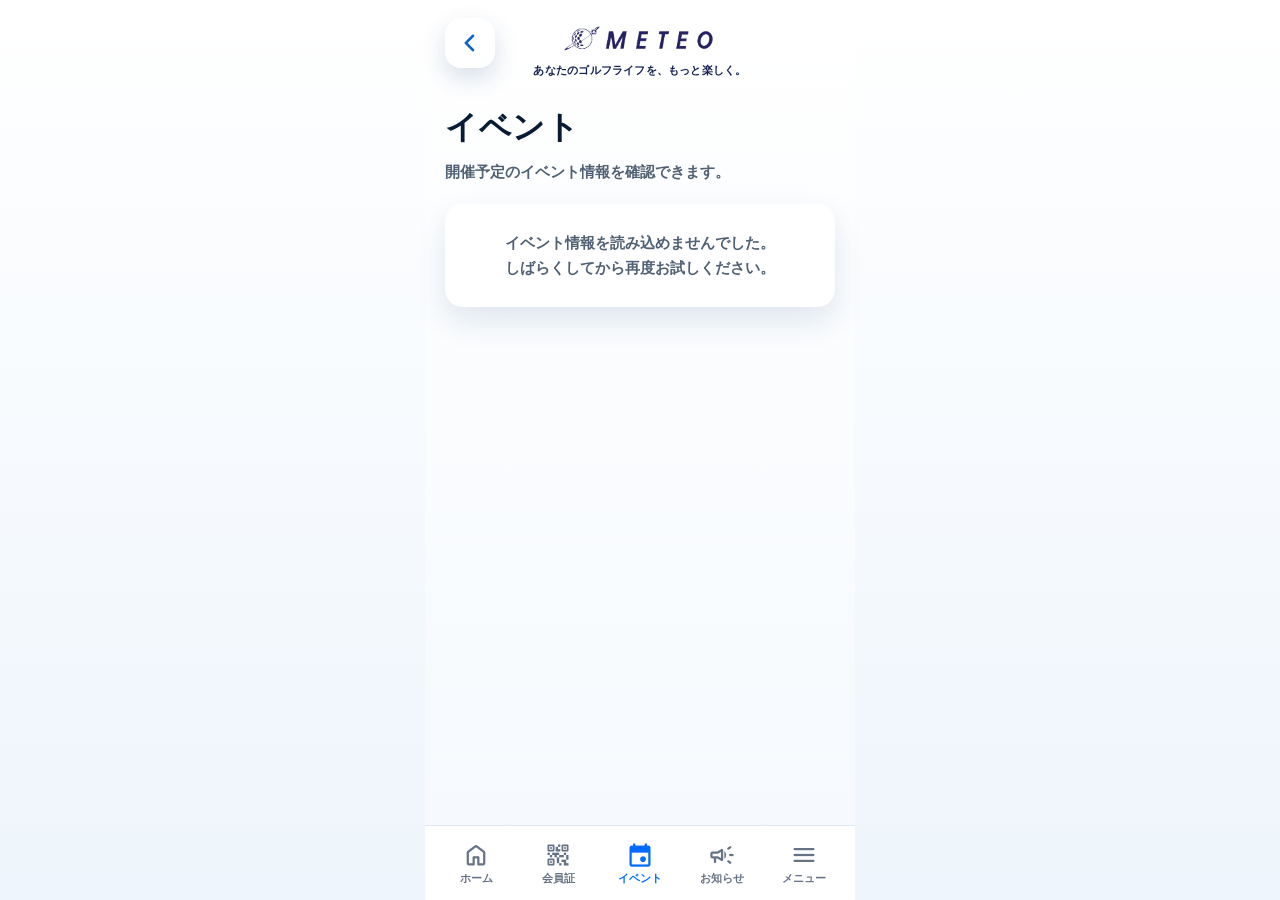
<file: event.html>
<!DOCTYPE html>
<html lang="ja">
<head>
  <meta charset="UTF-8">
  <meta name="viewport" content="width=device-width, initial-scale=1.0, viewport-fit=cover">
  <title>イベント | METEO</title>

  <link rel="manifest" href="manifest.json">
  <meta name="theme-color" content="#0b63ce">
  <meta name="apple-mobile-web-app-capable" content="yes">
  <meta name="apple-mobile-web-app-status-bar-style" content="default">
  <meta name="apple-mobile-web-app-title" content="METEO">
  <link rel="apple-touch-icon" href="images/icon-192.png">

  <link rel="stylesheet" href="css/event.css">
  <link href="https://fonts.googleapis.com/css2?family=Material+Symbols+Rounded" rel="stylesheet">
</head>

<body>
<main class="app">

  <header class="page-header">
    <button class="back-btn" onclick="goHome()" aria-label="戻る">
      <span class="material-symbols-rounded">chevron_left</span>
    </button>

    <img src="images/logo-horizontal.png" alt="METEO" class="logo">
    <p class="copy">あなたのゴルフライフを、もっと楽しく。</p>
  </header>

  <section class="page-title">
    <h1>イベント</h1>
    <p>開催予定のイベント情報を確認できます。</p>
  </section>

  <section id="eventArea" class="event-area">
    <div class="loading-card">イベント情報を読み込み中...</div>
  </section>

  <div class="bottom-space"></div>

  <nav class="bottom-nav">
    <button onclick="goHome()">
      <span class="material-symbols-rounded">home</span>
      <small>ホーム</small>
    </button>

    <button onclick="goQR()">
      <span class="material-symbols-rounded">qr_code_2</span>
      <small>会員証</small>
    </button>

    <button class="active" onclick="goEvent()">
      <span class="material-symbols-rounded">event</span>
      <small>イベント</small>
    </button>

    <button onclick="goNews()">
      <span class="material-symbols-rounded">campaign</span>
      <small>お知らせ</small>
    </button>

    <button onclick="goMore()">
      <span class="material-symbols-rounded">menu</span>
      <small>メニュー</small>
    </button>
  </nav>

</main>

<script src="js/event.js?v=20260703-1"></script>

<script>
if ("serviceWorker" in navigator) {
  window.addEventListener("load", () => {
    navigator.serviceWorker.register("./sw.js");
  });
}
</script>

</body>
</html>
</file>
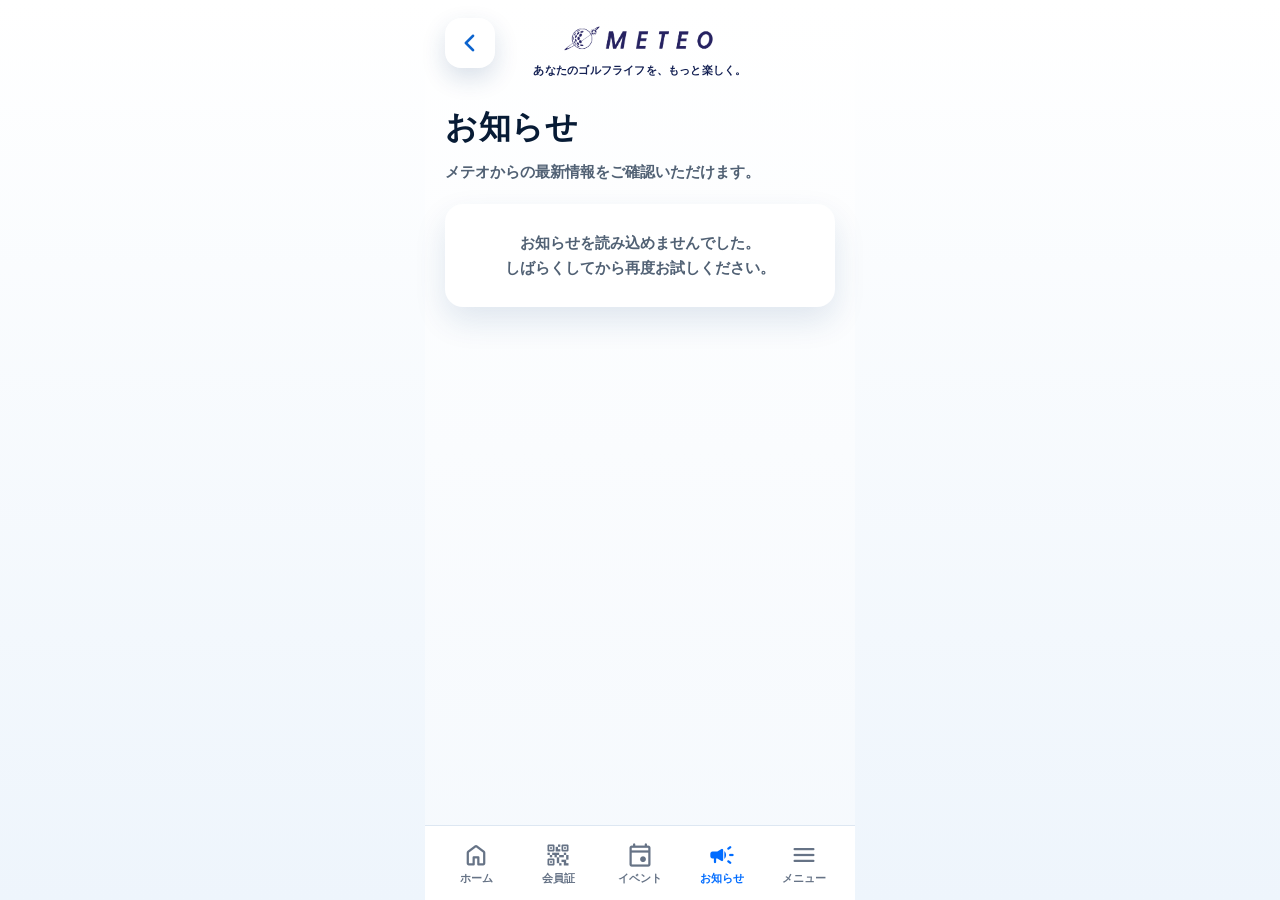
<file: news.html>
<!DOCTYPE html>
<html lang="ja">
<head>
  <meta charset="UTF-8">
  <meta name="viewport" content="width=device-width, initial-scale=1.0, viewport-fit=cover">
  <title>お知らせ | METEO</title>

  <link rel="manifest" href="manifest.json">
  <meta name="theme-color" content="#0b63ce">
  <meta name="apple-mobile-web-app-capable" content="yes">
  <meta name="apple-mobile-web-app-status-bar-style" content="default">
  <meta name="apple-mobile-web-app-title" content="METEO">
  <link rel="apple-touch-icon" href="images/icon-192.png">

  <link rel="stylesheet" href="css/news.css">
  <link href="https://fonts.googleapis.com/css2?family=Material+Symbols+Rounded" rel="stylesheet">
</head>

<body>
<main class="app">

  <header class="page-header">
    <button class="back-btn" onclick="goHome()" aria-label="戻る">
      <span class="material-symbols-rounded">chevron_left</span>
    </button>

    <img src="images/logo-horizontal.png" alt="METEO" class="logo">
    <p class="copy">あなたのゴルフライフを、もっと楽しく。</p>
  </header>

  <section class="page-title">
    <h1>お知らせ</h1>
    <p>メテオからの最新情報をご確認いただけます。</p>
  </section>

  <section id="newsArea" class="news-area">
    <div class="loading-card">お知らせを読み込み中...</div>
  </section>

  <div class="bottom-space"></div>

  <nav class="bottom-nav">
    <button onclick="goHome()">
      <span class="material-symbols-rounded">home</span>
      <small>ホーム</small>
    </button>

    <button onclick="goQR()">
      <span class="material-symbols-rounded">qr_code_2</span>
      <small>会員証</small>
    </button>

    <button onclick="goEvent()">
      <span class="material-symbols-rounded">event</span>
      <small>イベント</small>
    </button>

    <button class="active" onclick="goNews()">
      <span class="material-symbols-rounded">campaign</span>
      <small>お知らせ</small>
    </button>

    <button onclick="goSettings()">
      <span class="material-symbols-rounded">menu</span>
      <small>メニュー</small>
    </button>
  </nav>

</main>

<script src="js/news.js"></script>

<script>
if ("serviceWorker" in navigator) {
  window.addEventListener("load", () => {
    navigator.serviceWorker.register("./sw.js");
  });
}
</script>

</body>
</html>
</file>
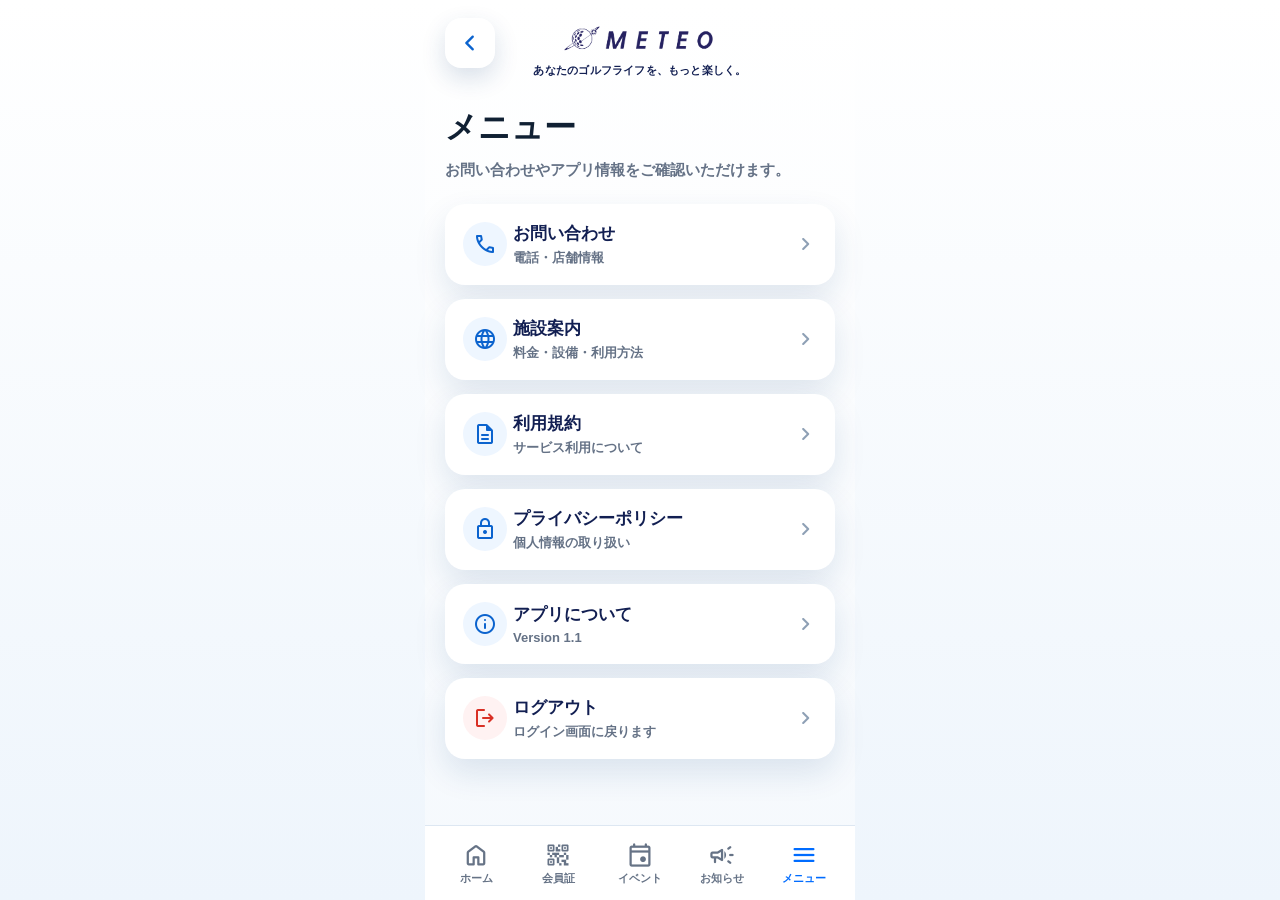
<file: settings.html>
<!DOCTYPE html>
<html lang="ja">
<head>
  <meta charset="UTF-8">
  <meta name="viewport" content="width=device-width, initial-scale=1.0, viewport-fit=cover">
  <title>メニュー | METEO</title>

  <link rel="manifest" href="manifest.json">
  <meta name="theme-color" content="#0b63ce">
  <meta name="apple-mobile-web-app-capable" content="yes">
  <meta name="apple-mobile-web-app-status-bar-style" content="default">
  <meta name="apple-mobile-web-app-title" content="METEO">
  <link rel="apple-touch-icon" href="images/icon-192.png">

  <link rel="stylesheet" href="css/settings.css">
  <link href="https://fonts.googleapis.com/css2?family=Material+Symbols+Rounded" rel="stylesheet">
</head>

<body>
<main class="app">

  <header class="page-header">
    <button class="back-btn" onclick="goHome()" aria-label="戻る">
      <span class="material-symbols-rounded">chevron_left</span>
    </button>

    <img src="images/logo-horizontal.png" alt="METEO" class="logo">
    <p class="copy">あなたのゴルフライフを、もっと楽しく。</p>
  </header>

  <section class="page-title">
    <h1>メニュー</h1>
    <p>お問い合わせやアプリ情報をご確認いただけます。</p>
  </section>

  <section class="menu-list">

    <button class="menu-item" onclick="goContact()">
      <span class="material-symbols-rounded icon">call</span>
      <div>
        <strong>お問い合わせ</strong>
        <small>電話・店舗情報</small>
      </div>
      <span class="material-symbols-rounded arrow">chevron_right</span>
    </button>

    <button class="menu-item" onclick="openWebsite()">
      <span class="material-symbols-rounded icon">language</span>
      <div>
        <strong>施設案内</strong>
        <small>料金・設備・利用方法</small>
      </div>
      <span class="material-symbols-rounded arrow">chevron_right</span>
    </button>

    <button class="menu-item" onclick="goTerms()">
      <span class="material-symbols-rounded icon">description</span>
      <div>
        <strong>利用規約</strong>
        <small>サービス利用について</small>
      </div>
      <span class="material-symbols-rounded arrow">chevron_right</span>
    </button>

    <button class="menu-item" onclick="goPrivacy()">
      <span class="material-symbols-rounded icon">lock</span>
      <div>
        <strong>プライバシーポリシー</strong>
        <small>個人情報の取り扱い</small>
      </div>
      <span class="material-symbols-rounded arrow">chevron_right</span>
    </button>

    <button class="menu-item" onclick="goAbout()">
      <span class="material-symbols-rounded icon">info</span>
      <div>
        <strong>アプリについて</strong>
        <small>Version 1.1</small>
      </div>
      <span class="material-symbols-rounded arrow">chevron_right</span>
    </button>

    <button class="menu-item logout" onclick="logoutConfirm()">
      <span class="material-symbols-rounded icon">logout</span>
      <div>
        <strong>ログアウト</strong>
        <small>ログイン画面に戻ります</small>
      </div>
      <span class="material-symbols-rounded arrow">chevron_right</span>
    </button>

  </section>

  <div class="bottom-space"></div>

  <nav class="bottom-nav">
    <button onclick="goHome()">
      <span class="material-symbols-rounded">home</span>
      <small>ホーム</small>
    </button>

    <button onclick="goQR()">
      <span class="material-symbols-rounded">qr_code_2</span>
      <small>会員証</small>
    </button>

    <button onclick="goEvent()">
      <span class="material-symbols-rounded">event</span>
      <small>イベント</small>
    </button>

    <button onclick="goNews()">
      <span class="material-symbols-rounded">campaign</span>
      <small>お知らせ</small>
    </button>

    <button class="active" onclick="goSettings()">
      <span class="material-symbols-rounded">menu</span>
      <small>メニュー</small>
    </button>
  </nav>

</main>

<script src="js/settings.js"></script>

<script>
if ("serviceWorker" in navigator) {
  window.addEventListener("load", () => {
    navigator.serviceWorker.register("./sw.js");
  });
}
</script>

</body>
</html>
</file>
<file: css/event.css>
:root{
  --blue:#0b63ce;
  --deep:#073f9e;
  --navy:#121f52;
  --orange:#ff6b1a;
  --text:#102033;
  --muted:#657286;
  --shadow:0 14px 32px rgba(16,62,120,.12);
}

*{
  margin:0;
  padding:0;
  box-sizing:border-box;
  -webkit-tap-highlight-color:transparent;
}

body{
  min-height:100vh;
  background:linear-gradient(180deg,#ffffff 0%,#eef5fc 100%);
  color:var(--text);
  font-family:-apple-system,BlinkMacSystemFont,"Yu Gothic","Meiryo",sans-serif;
}

button{
  border:none;
  background:none;
  color:inherit;
  font-family:inherit;
  cursor:pointer;
}

.app{
  width:100%;
  max-width:430px;
  min-height:100vh;
  margin:0 auto;
  padding:18px 20px 0;
  background:linear-gradient(180deg,#ffffff 0%,#f5f9fd 100%);
  position:relative;
}

.page-header{
  position:relative;
  text-align:center;
  margin-bottom:28px;
}

.back-btn{
  position:fixed;
  left:calc(50% - 195px);
  top:18px;
  width:50px;
  height:50px;
  border-radius:16px;
  background:#fff;
  box-shadow:0 10px 24px rgba(16,62,120,.16);
  display:flex;
  align-items:center;
  justify-content:center;
  color:var(--blue);
  z-index:999;
}

.back-btn .material-symbols-rounded{
  font-size:36px;
}

.back-btn:active{
  transform:scale(.96);
}

.logo{
  width:160px;
  max-width:60%;
  display:block;
  margin:0 auto;
}

.copy{
  margin-top:5px;
  color:var(--navy);
  font-size:11px;
  font-weight:700;
  letter-spacing:.02em;
}

.page-title{
  margin-bottom:20px;
}

.page-title h1{
  font-size:32px;
  font-weight:900;
  color:#071b35;
  letter-spacing:.02em;
  margin-bottom:10px;
}

.page-title p{
  font-size:15px;
  font-weight:800;
  line-height:1.6;
  color:#516174;
}

.event-area{
  display:flex;
  flex-direction:column;
  gap:14px;
}

.loading-card,
.empty-card{
  border-radius:18px;
  background:#fff;
  box-shadow:var(--shadow);
  padding:26px 20px;
  text-align:center;
  font-size:15px;
  font-weight:800;
  line-height:1.7;
  color:#516174;
}

.event-card{
  border-radius:20px;
  background:#fff;
  box-shadow:var(--shadow);
  overflow:hidden;
}

.event-image-wrap{
  position:relative;
  width:100%;
  height:150px;
  background:linear-gradient(135deg,#06469f 0%,#0b63ce 52%,#4b97ef 100%);
  overflow:hidden;
}

.event-image{
  width:100%;
  height:100%;
  object-fit:cover;
  display:block;
}

.event-image-placeholder{
  width:100%;
  height:100%;
  display:flex;
  align-items:center;
  justify-content:center;
  color:#fff;
  font-size:28px;
  font-weight:900;
  letter-spacing:.14em;
}

.event-badge{
  position:absolute;
  left:14px;
  top:14px;
  padding:6px 12px;
  border-radius:999px;
  background:rgba(255,255,255,.94);
  color:var(--blue);
  font-size:12px;
  font-weight:900;
  box-shadow:0 6px 16px rgba(0,0,0,.12);
}

.event-body{
  padding:18px;
}

.event-date{
  font-size:14px;
  font-weight:900;
  color:var(--orange);
  margin-bottom:8px;
}

.event-title{
  font-size:22px;
  font-weight:900;
  line-height:1.35;
  color:var(--navy);
  margin-bottom:12px;
}

.event-text{
  font-size:15px;
  font-weight:700;
  line-height:1.75;
  color:#26374b;
  white-space:pre-wrap;
  margin-bottom:16px;
}

.event-meta{
  border-radius:16px;
  background:#f6f9fd;
  overflow:hidden;
  margin-top:14px;
}

.event-meta-row{
  display:grid;
  grid-template-columns:74px 1fr;
  gap:10px;
  padding:13px 14px;
  border-bottom:1px solid #e7eef7;
  font-size:14px;
  line-height:1.45;
}

.event-meta-row:last-child{
  border-bottom:none;
}

.event-meta-row span:first-child{
  color:#64748b;
  font-weight:900;
}

.event-meta-row span:last-child{
  color:#102033;
  font-weight:800;
}

.event-link{
  margin-top:16px;
  height:48px;
  border-radius:14px;
  background:linear-gradient(135deg,#00429d 0%,#0b67d6 100%);
  color:#fff;
  display:flex;
  align-items:center;
  justify-content:center;
  font-size:15px;
  font-weight:900;
  text-decoration:none;
}

.more-card{
  display:none;
}

.bottom-space{
  height:92px;
}

.bottom-nav{
  position:fixed;
  left:50%;
  bottom:0;
  transform:translateX(-50%);
  width:100%;
  max-width:430px;
  padding:8px 10px calc(8px + env(safe-area-inset-bottom));
  background:rgba(255,255,255,.96);
  border-top:1px solid rgba(220,230,242,.95);
  backdrop-filter:blur(18px);
  display:grid;
  grid-template-columns:repeat(5,1fr);
  z-index:20;
}

.bottom-nav button{
  min-height:58px;
  border-radius:14px;
  color:#667386;
  display:flex;
  flex-direction:column;
  align-items:center;
  justify-content:center;
  gap:2px;
  border:none;
  background:none;
  cursor:pointer;
}

.bottom-nav .material-symbols-rounded{
  font-size:28px;
}

.bottom-nav small{
  font-size:11px;
  font-weight:900;
}

.bottom-nav .active{
  color:#006cff;
}

.bottom-nav .active .material-symbols-rounded{
  font-variation-settings:"FILL" 1;
}

@media(max-width:380px){
  .app{padding:16px 16px 0;}
  .logo{width:210px;}
  .page-title h1{font-size:29px;}
  .event-title{font-size:20px;}
  .event-image-wrap{height:132px;}
}

@media(max-width:430px){
  .back-btn{
    left:20px;
  }
}

.event-meta-row{
  display:grid;
  grid-template-columns:52px 1fr;
  align-items:center;
  gap:12px;
}

.event-meta-row span:first-child{
  color:#516174;
  font-weight:800;
}

.event-meta-row span:last-child{
  color:#071b35;
  font-weight:800;
  text-align:left;
}
</file>
<file: css/news.css>
:root{
  --blue:#0b63ce;
  --deep:#073f9e;
  --navy:#121f52;
  --orange:#ff6b1a;
  --text:#102033;
  --muted:#657286;
  --shadow:0 14px 32px rgba(16,62,120,.12);
}

*{
  margin:0;
  padding:0;
  box-sizing:border-box;
  -webkit-tap-highlight-color:transparent;
}

body{
  min-height:100vh;
  background:linear-gradient(180deg,#ffffff 0%,#eef5fc 100%);
  color:var(--text);
  font-family:-apple-system,BlinkMacSystemFont,"Yu Gothic","Meiryo",sans-serif;
}

button{
  border:none;
  background:none;
  color:inherit;
  font-family:inherit;
  cursor:pointer;
}

.app{
  width:100%;
  max-width:430px;
  min-height:100vh;
  margin:0 auto;
  padding:18px 20px 0;
  background:linear-gradient(180deg,#ffffff 0%,#f5f9fd 100%);
  position:relative;
}

.page-header{
  position:relative;
  text-align:center;
  margin-bottom:28px;
}

.back-btn{
  position:fixed;
  left:calc(50% - 195px);
  top:18px;
  width:50px;
  height:50px;
  border-radius:16px;
  background:#fff;
  box-shadow:0 10px 24px rgba(16,62,120,.16);
  display:flex;
  align-items:center;
  justify-content:center;
  color:var(--blue);
  z-index:999;
}

.back-btn .material-symbols-rounded{
  font-size:36px;
}

.back-btn:active{
  transform:scale(.96);
}

.logo{
  width:160px;
  max-width:60%;
  display:block;
  margin:0 auto;
}

.copy{
  margin-top:5px;
  color:var(--navy);
  font-size:11px;
  font-weight:700;
  letter-spacing:.02em;
}

.page-title{
  margin-bottom:20px;
}

.page-title h1{
  font-size:32px;
  font-weight:900;
  color:#071b35;
  letter-spacing:.02em;
  margin-bottom:10px;
}

.page-title p{
  font-size:15px;
  font-weight:800;
  line-height:1.6;
  color:#516174;
}

.news-area{
  display:flex;
  flex-direction:column;
  gap:14px;
}

.loading-card,
.empty-card{
  border-radius:18px;
  background:#fff;
  box-shadow:var(--shadow);
  padding:26px 20px;
  text-align:center;
  font-size:15px;
  font-weight:800;
  line-height:1.7;
  color:#516174;
}

.news-card{
  border-radius:20px;
  background:#fff;
  box-shadow:var(--shadow);
  overflow:hidden;
}

.news-card-head{
  padding:18px 18px 12px;
  background:linear-gradient(135deg,#eff8ff 0%,#f8fbff 100%);
  border-bottom:1px solid rgba(11,99,206,.10);
}

.news-label{
  display:inline-flex;
  align-items:center;
  gap:6px;
  padding:5px 10px;
  border-radius:999px;
  background:#eaf4ff;
  color:var(--blue);
  font-size:12px;
  font-weight:900;
  margin-bottom:10px;
}

.news-label .material-symbols-rounded{
  font-size:17px;
}

.news-label .material-symbols-rounded{
  font-size:17px;
}

.news-date{
  margin-bottom:8px;
  font-size:13px;
  font-weight:900;
  letter-spacing:.04em;
  color:#6a7e96;
}



.news-card h2{
  font-size:20px;
  font-weight:900;
  line-height:1.45;
  color:var(--navy);
}

.news-body{
  padding:16px 18px 18px;
}

.news-body p{
  font-size:15px;
  font-weight:700;
  line-height:1.8;
  color:#1f2937;
  white-space:pre-wrap;
  word-break:break-word;
}

.news-link{
  margin-top:16px;
  height:48px;
  border-radius:14px;
  background:linear-gradient(135deg,#00429d 0%,#0b67d6 100%);
  color:#fff;
  display:flex;
  align-items:center;
  justify-content:center;
  gap:6px;
  font-size:15px;
  font-weight:900;
  text-decoration:none;
}

.news-link .material-symbols-rounded{
  font-size:22px;
}

.bottom-space{
  height:92px;
}

.bottom-nav{
  position:fixed;
  left:50%;
  bottom:0;
  transform:translateX(-50%);
  width:100%;
  max-width:430px;
  padding:8px 10px calc(8px + env(safe-area-inset-bottom));
  background:rgba(255,255,255,.96);
  border-top:1px solid rgba(220,230,242,.95);
  backdrop-filter:blur(18px);
  display:grid;
  grid-template-columns:repeat(5,1fr);
  z-index:20;
}

.bottom-nav button{
  min-height:58px;
  border-radius:14px;
  color:#667386;
  display:flex;
  flex-direction:column;
  align-items:center;
  justify-content:center;
  gap:2px;
}

.bottom-nav .material-symbols-rounded{
  font-size:28px;
}

.bottom-nav small{
  font-size:11px;
  font-weight:900;
}

.bottom-nav .active{
  color:#006cff;
}

.bottom-nav .active .material-symbols-rounded{
  font-variation-settings:"FILL" 1;
}

@media(max-width:380px){
  .app{padding:16px 16px 0;}
  .logo{width:210px;}
  .page-title h1{font-size:29px;}
  .news-card h2{font-size:18px;}
}

@media(max-width:430px){
  .back-btn{
    left:20px;
  }
}
</file>
<file: css/settings.css>
:root{
  --blue:#0b63ce;
  --deep:#073f9e;
  --navy:#121f52;
  --text:#102033;
  --muted:#657286;
  --shadow:0 14px 32px rgba(16,62,120,.12);
}

*{
  margin:0;
  padding:0;
  box-sizing:border-box;
  -webkit-tap-highlight-color:transparent;
}

body{
  min-height:100vh;
  background:linear-gradient(180deg,#ffffff 0%,#eef5fc 100%);
  color:var(--text);
  font-family:-apple-system,BlinkMacSystemFont,"Yu Gothic","Meiryo",sans-serif;
}

button{
  border:none;
  background:none;
  color:inherit;
  font-family:inherit;
  cursor:pointer;
}

.app{
  width:100%;
  max-width:430px;
  min-height:100vh;
  margin:0 auto;
  padding:18px 20px 0;
  background:linear-gradient(180deg,#ffffff 0%,#f5f9fd 100%);
}

.page-header{
  position:relative;
  text-align:center;
  margin-bottom:28px;
}

.back-btn{
  position:fixed;
  left:calc(50% - 195px);
  top:18px;
  width:50px;
  height:50px;
  border-radius:16px;
  background:#fff;
  box-shadow:0 10px 24px rgba(16,62,120,.16);
  display:flex;
  align-items:center;
  justify-content:center;
  color:var(--blue);
  z-index:1000;
}

.back-btn .material-symbols-rounded{
  font-size:32px;
}

.logo{
  width:160px;
  max-width:60%;
  display:block;
  margin:0 auto;
}

.copy{
  margin-top:5px;
  color:var(--navy);
  font-size:11px;
  font-weight:700;
  letter-spacing:.02em;
}

.page-title{
  margin-bottom:22px;
}

.page-title h1{
  font-size:32px;
  font-weight:900;
  margin-bottom:8px;
}

.page-title p{
  font-size:15px;
  color:var(--muted);
  font-weight:700;
  line-height:1.6;
}

.menu-list{
  display:flex;
  flex-direction:column;
  gap:14px;
}

.menu-item{
  width:100%;
  padding:18px;
  border-radius:20px;
  background:#fff;
  box-shadow:var(--shadow);
  display:grid;
  grid-template-columns:50px 1fr 24px;
  align-items:center;
  text-align:left;
  transition:.2s;
}

.menu-item:active{
  transform:scale(.98);
}

.menu-item .icon{
  width:44px;
  height:44px;
  border-radius:50%;
  background:#eef6ff;
  color:var(--blue);
  display:flex;
  align-items:center;
  justify-content:center;
  font-size:24px;
}

.menu-item strong{
  display:block;
  font-size:17px;
  font-weight:900;
  color:var(--navy);
}

.menu-item small{
  display:block;
  margin-top:4px;
  color:var(--muted);
  font-size:13px;
  font-weight:700;
}



.menu-item .arrow{
  color:#8ea0b5;
  font-size:26px;
}

.logout .icon{
  background:#fff2f2;
  color:#d93025;
}

.bottom-space{
  height:92px;
}

.bottom-nav{
  position:fixed;
  left:50%;
  bottom:0;
  transform:translateX(-50%);
  width:100%;
  max-width:430px;
  padding:8px 10px calc(8px + env(safe-area-inset-bottom));
  background:rgba(255,255,255,.96);
  border-top:1px solid rgba(220,230,242,.95);
  backdrop-filter:blur(18px);
  display:grid;
  grid-template-columns:repeat(5,1fr);
}

.bottom-nav button{
  min-height:58px;
  border-radius:14px;
  color:#667386;
  display:flex;
  flex-direction:column;
  align-items:center;
  justify-content:center;
  gap:2px;
}

.bottom-nav .material-symbols-rounded{
  font-size:28px;
}

.bottom-nav small{
  font-size:11px;
  font-weight:900;
}

.bottom-nav .active{
  color:#006cff;
}

.bottom-nav .active .material-symbols-rounded{
  font-variation-settings:"FILL" 1;
}

@media(max-width:430px){
  .back-btn{
    left:20px;
  }
}
</file>
